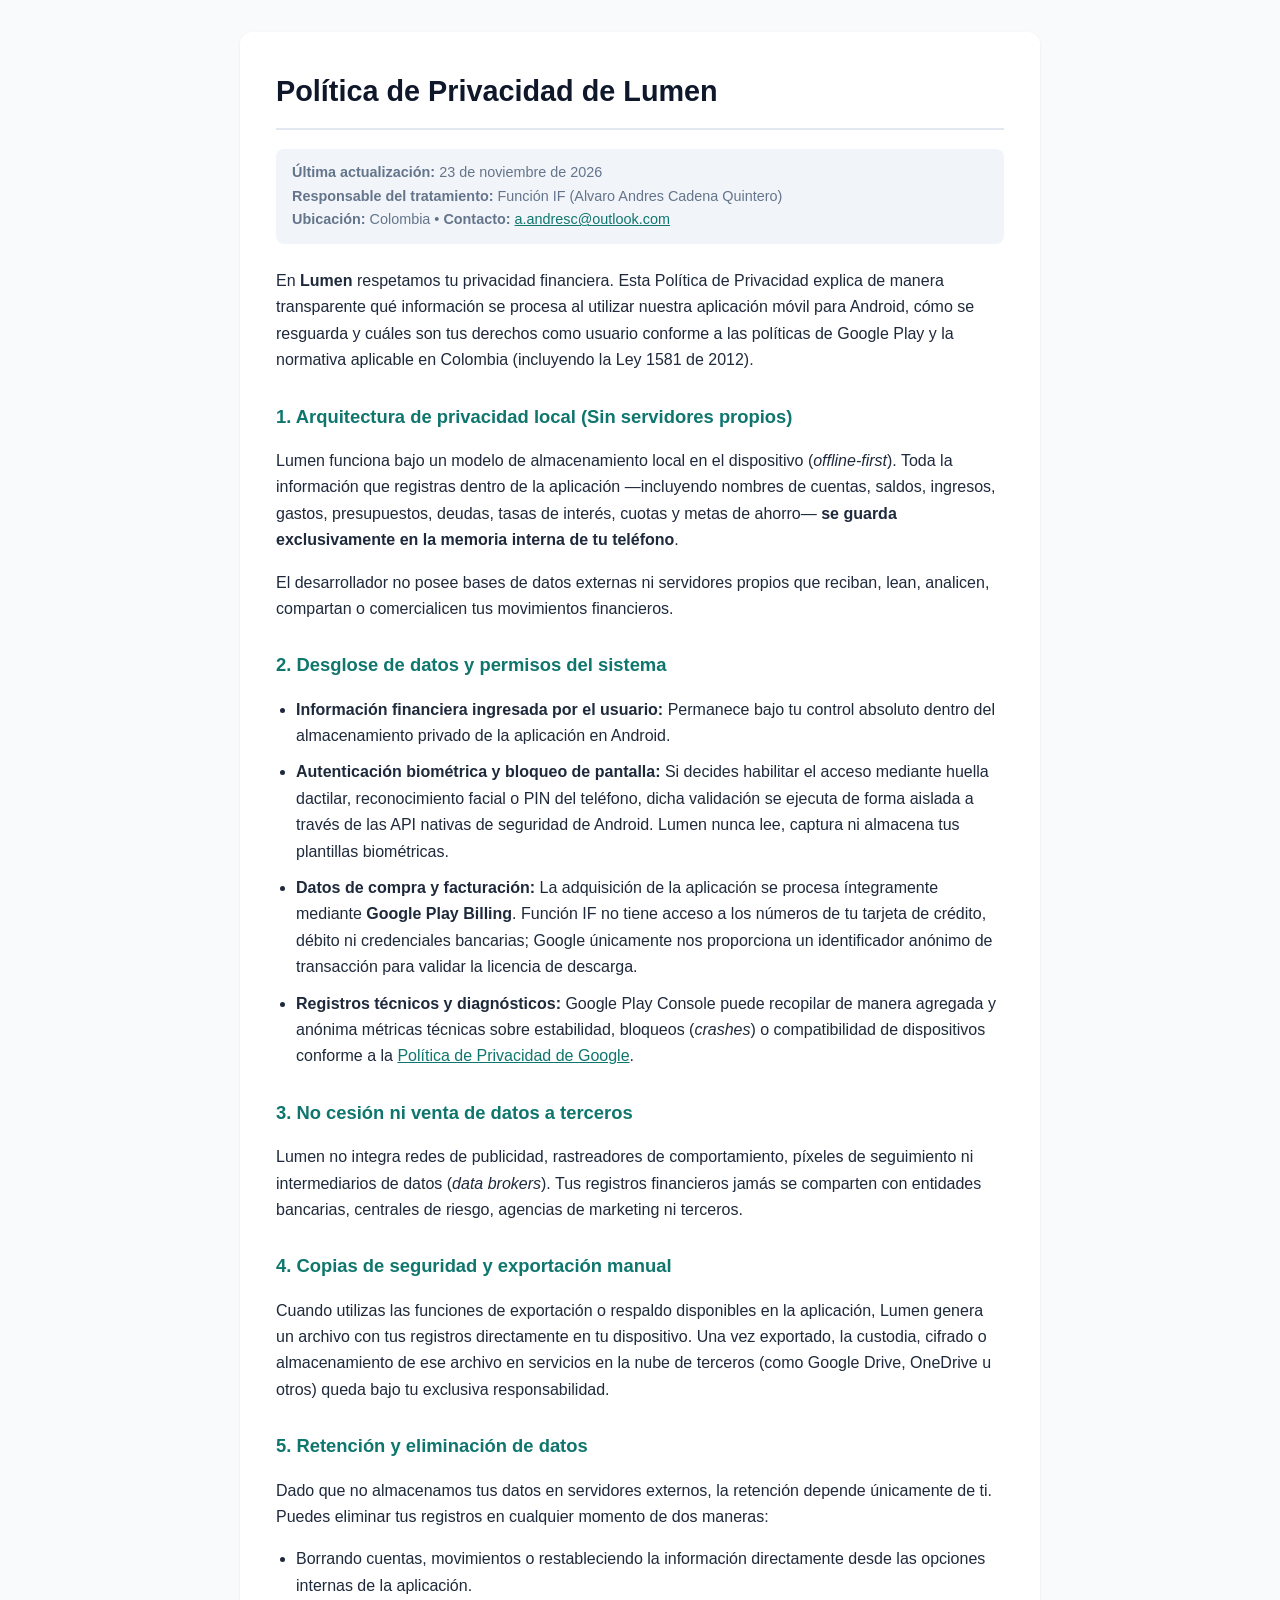
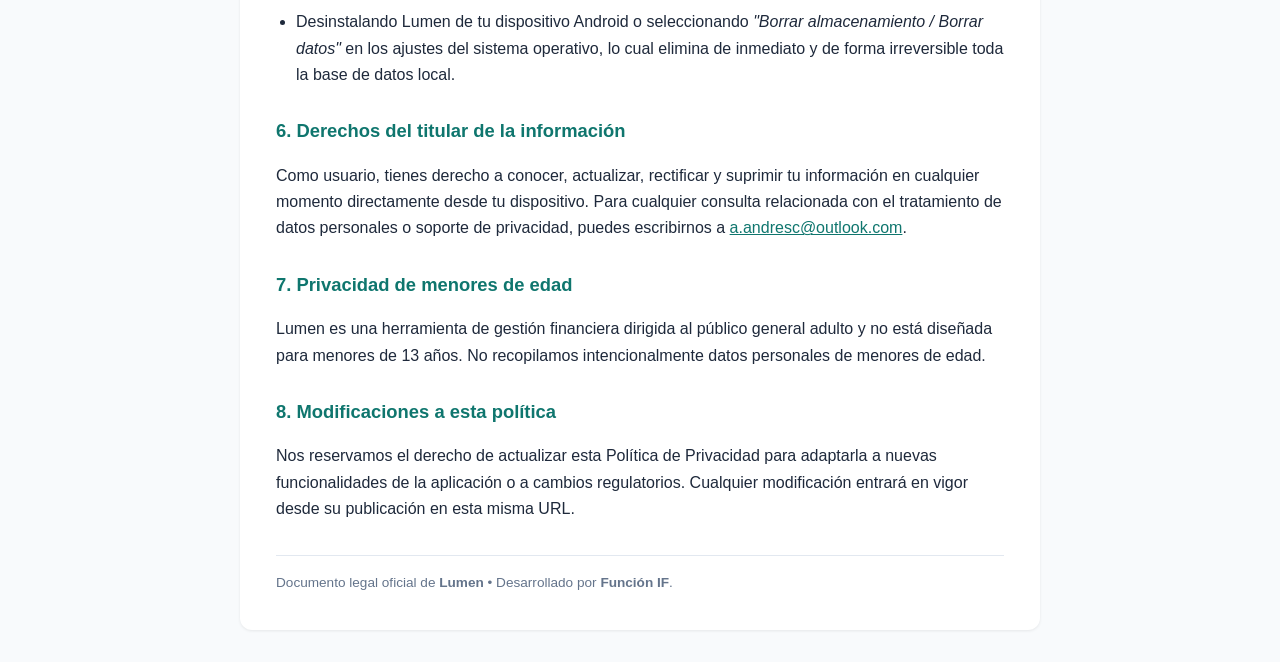
<file: privacidad.html>
<!DOCTYPE html>
<html lang="es">
<head>
  <meta charset="UTF-8">
  <meta name="viewport" content="width=device-width, initial-scale=1.0">
  <title>Política de Privacidad - Lumen</title>
  <link rel="icon" type="image/png" href="favicon.png">
  <style>
    body { font-family: -apple-system, BlinkMacSystemFont, "Segoe UI", Roboto, sans-serif; line-height: 1.65; color: #1e293b; max-width: 800px; margin: 0 auto; padding: 32px 20px; background: #f8fafc; }
    .card { background: #ffffff; padding: 36px; border-radius: 12px; box-shadow: 0 1px 3px rgba(0,0,0,0.08); }
    h1 { color: #0f172a; font-size: 1.8rem; margin-top: 0; border-bottom: 2px solid #e2e8f0; padding-bottom: 12px; }
    h2 { color: #0f766e; font-size: 1.15rem; margin-top: 28px; }
    .meta { color: #64748b; font-size: 0.9rem; margin-bottom: 24px; background: #f1f5f9; padding: 12px 16px; border-radius: 8px; }
    ul { padding-left: 20px; }
    li { margin-bottom: 10px; }
    a { color: #0f766e; font-weight: 500; }
    .footer { margin-top: 32px; padding-top: 16px; border-top: 1px solid #e2e8f0; font-size: 0.85rem; color: #64748b; }
  </style>
</head>
<body>
  <div class="card">
    <h1>Política de Privacidad de Lumen</h1>
    <div class="meta">
      <strong>Última actualización:</strong> 23 de noviembre de 2026<br>
      <strong>Responsable del tratamiento:</strong> Función IF (Alvaro Andres Cadena Quintero)<br>
      <strong>Ubicación:</strong> Colombia • <strong>Contacto:</strong> <a href="mailto:a.andresc@outlook.com">a.andresc@outlook.com</a>
    </div>

    <p>En <strong>Lumen</strong> respetamos tu privacidad financiera. Esta Política de Privacidad explica de manera transparente qué información se procesa al utilizar nuestra aplicación móvil para Android, cómo se resguarda y cuáles son tus derechos como usuario conforme a las políticas de Google Play y la normativa aplicable en Colombia (incluyendo la Ley 1581 de 2012).</p>

    <h2>1. Arquitectura de privacidad local (Sin servidores propios)</h2>
    <p>Lumen funciona bajo un modelo de almacenamiento local en el dispositivo (<em>offline-first</em>). Toda la información que registras dentro de la aplicación —incluyendo nombres de cuentas, saldos, ingresos, gastos, presupuestos, deudas, tasas de interés, cuotas y metas de ahorro— <strong>se guarda exclusivamente en la memoria interna de tu teléfono</strong>.</p>
    <p>El desarrollador no posee bases de datos externas ni servidores propios que reciban, lean, analicen, compartan o comercialicen tus movimientos financieros.</p>

    <h2>2. Desglose de datos y permisos del sistema</h2>
    <ul>
      <li><strong>Información financiera ingresada por el usuario:</strong> Permanece bajo tu control absoluto dentro del almacenamiento privado de la aplicación en Android.</li>
      <li><strong>Autenticación biométrica y bloqueo de pantalla:</strong> Si decides habilitar el acceso mediante huella dactilar, reconocimiento facial o PIN del teléfono, dicha validación se ejecuta de forma aislada a través de las API nativas de seguridad de Android. Lumen nunca lee, captura ni almacena tus plantillas biométricas.</li>
      <li><strong>Datos de compra y facturación:</strong> La adquisición de la aplicación se procesa íntegramente mediante <strong>Google Play Billing</strong>. Función IF no tiene acceso a los números de tu tarjeta de crédito, débito ni credenciales bancarias; Google únicamente nos proporciona un identificador anónimo de transacción para validar la licencia de descarga.</li>
      <li><strong>Registros técnicos y diagnósticos:</strong> Google Play Console puede recopilar de manera agregada y anónima métricas técnicas sobre estabilidad, bloqueos (<em>crashes</em>) o compatibilidad de dispositivos conforme a la <a href="https://policies.google.com/privacy" target="_blank" rel="noopener">Política de Privacidad de Google</a>.</li>
    </ul>

    <h2>3. No cesión ni venta de datos a terceros</h2>
    <p>Lumen no integra redes de publicidad, rastreadores de comportamiento, píxeles de seguimiento ni intermediarios de datos (<em>data brokers</em>). Tus registros financieros jamás se comparten con entidades bancarias, centrales de riesgo, agencias de marketing ni terceros.</p>

    <h2>4. Copias de seguridad y exportación manual</h2>
    <p>Cuando utilizas las funciones de exportación o respaldo disponibles en la aplicación, Lumen genera un archivo con tus registros directamente en tu dispositivo. Una vez exportado, la custodia, cifrado o almacenamiento de ese archivo en servicios en la nube de terceros (como Google Drive, OneDrive u otros) queda bajo tu exclusiva responsabilidad.</p>

    <h2>5. Retención y eliminación de datos</h2>
    <p>Dado que no almacenamos tus datos en servidores externos, la retención depende únicamente de ti. Puedes eliminar tus registros en cualquier momento de dos maneras:</p>
    <ul>
      <li>Borrando cuentas, movimientos o restableciendo la información directamente desde las opciones internas de la aplicación.</li>
      <li>Desinstalando Lumen de tu dispositivo Android o seleccionando <em>"Borrar almacenamiento / Borrar datos"</em> en los ajustes del sistema operativo, lo cual elimina de inmediato y de forma irreversible toda la base de datos local.</li>
    </ul>

    <h2>6. Derechos del titular de la información</h2>
    <p>Como usuario, tienes derecho a conocer, actualizar, rectificar y suprimir tu información en cualquier momento directamente desde tu dispositivo. Para cualquier consulta relacionada con el tratamiento de datos personales o soporte de privacidad, puedes escribirnos a <a href="mailto:a.andresc@outlook.com">a.andresc@outlook.com</a>.</p>

    <h2>7. Privacidad de menores de edad</h2>
    <p>Lumen es una herramienta de gestión financiera dirigida al público general adulto y no está diseñada para menores de 13 años. No recopilamos intencionalmente datos personales de menores de edad.</p>

    <h2>8. Modificaciones a esta política</h2>
    <p>Nos reservamos el derecho de actualizar esta Política de Privacidad para adaptarla a nuevas funcionalidades de la aplicación o a cambios regulatorios. Cualquier modificación entrará en vigor desde su publicación en esta misma URL.</p>

    <div class="footer">
      Documento legal oficial de <strong>Lumen</strong> • Desarrollado por <strong>Función IF</strong>.
    </div>
  </div>
</body>
</html>
</file>
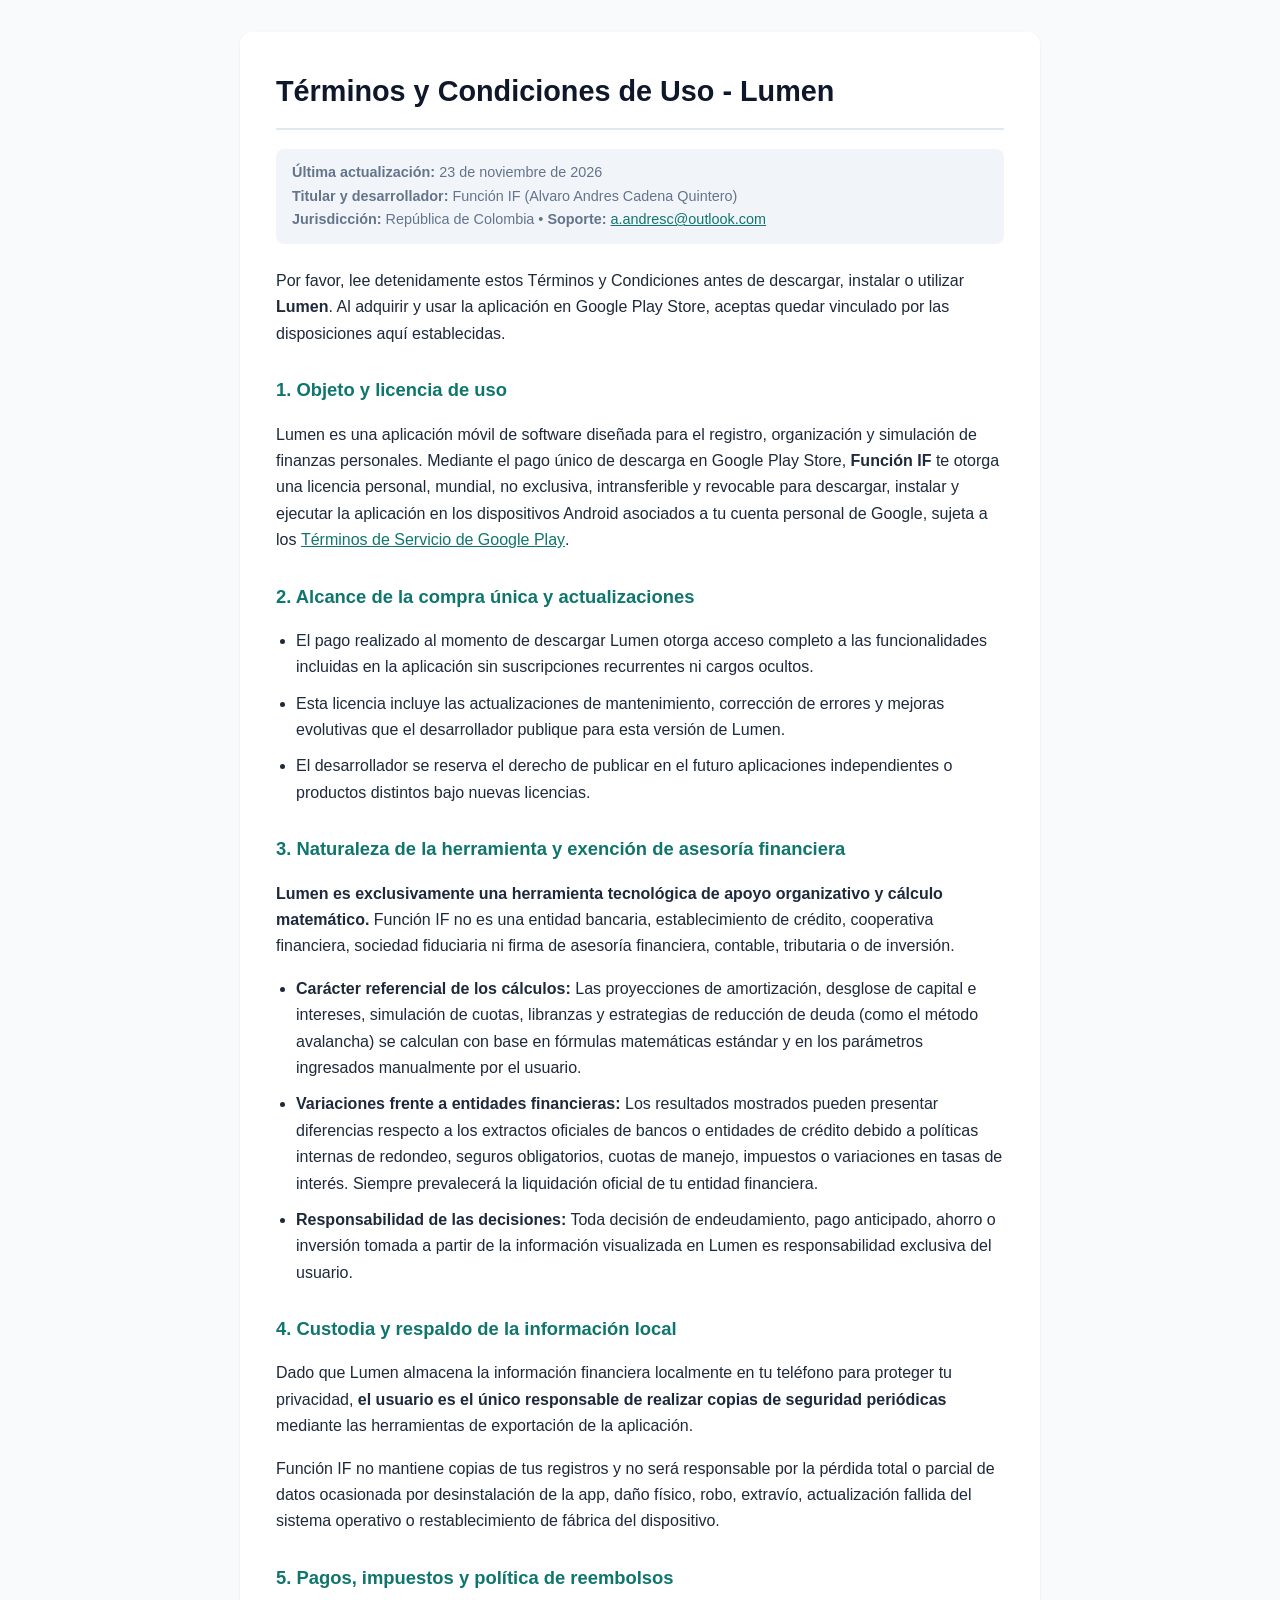
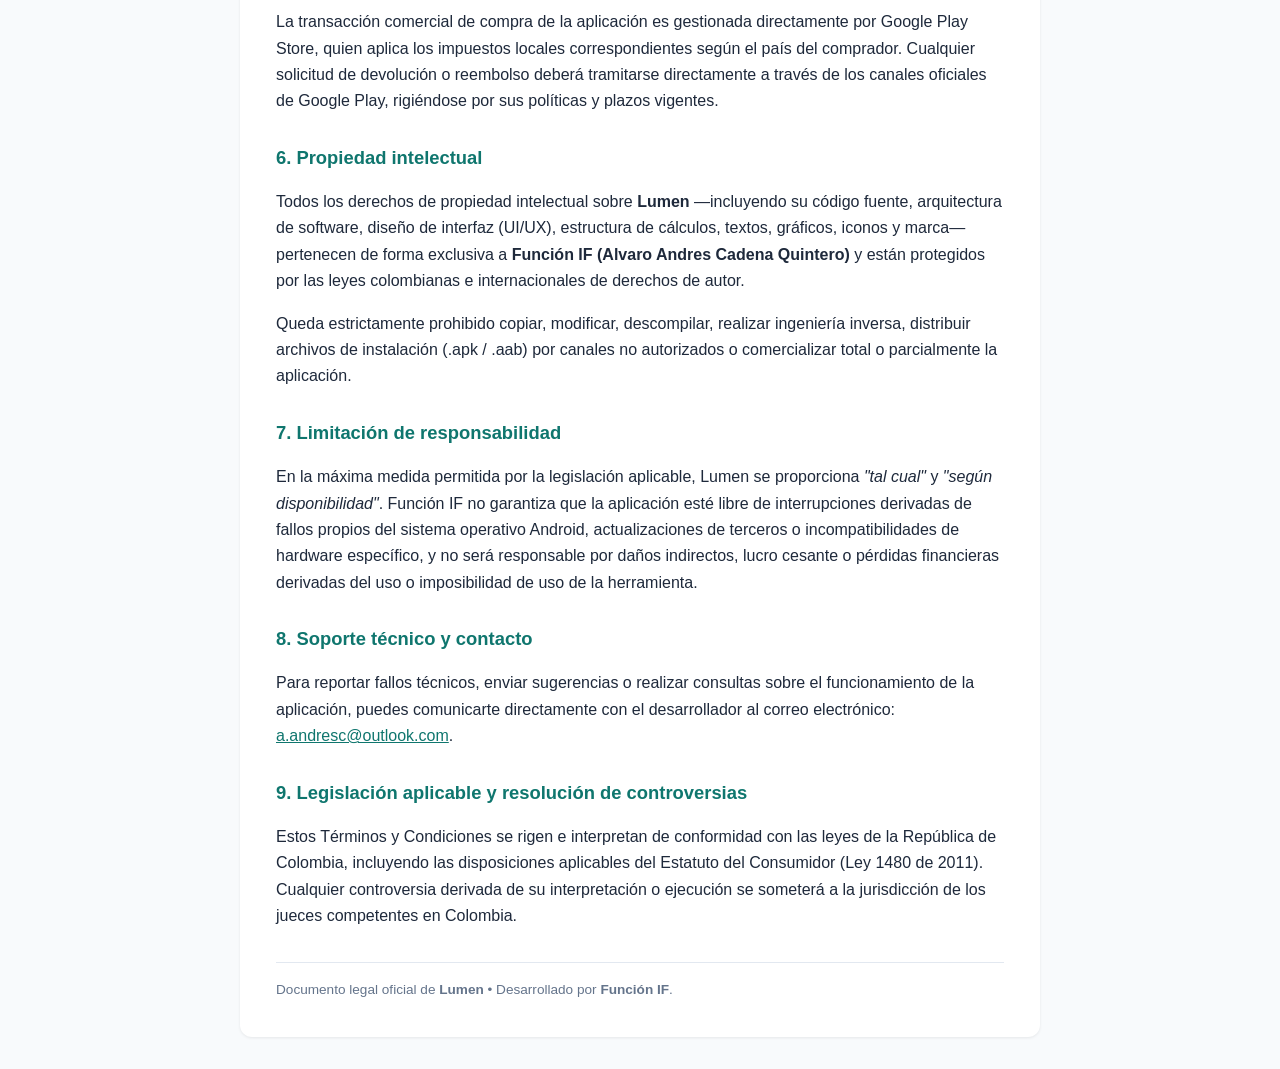
<file: terminos.html>
<!DOCTYPE html>
<html lang="es">
<head>
  <meta charset="UTF-8">
  <meta name="viewport" content="width=device-width, initial-scale=1.0">
  <title>Términos y Condiciones - Lumen</title>
  <link rel="icon" type="image/png" href="favicon.png">
  <style>
    body { font-family: -apple-system, BlinkMacSystemFont, "Segoe UI", Roboto, sans-serif; line-height: 1.65; color: #1e293b; max-width: 800px; margin: 0 auto; padding: 32px 20px; background: #f8fafc; }
    .card { background: #ffffff; padding: 36px; border-radius: 12px; box-shadow: 0 1px 3px rgba(0,0,0,0.08); }
    h1 { color: #0f172a; font-size: 1.8rem; margin-top: 0; border-bottom: 2px solid #e2e8f0; padding-bottom: 12px; }
    h2 { color: #0f766e; font-size: 1.15rem; margin-top: 28px; }
    .meta { color: #64748b; font-size: 0.9rem; margin-bottom: 24px; background: #f1f5f9; padding: 12px 16px; border-radius: 8px; }
    ul { padding-left: 20px; }
    li { margin-bottom: 10px; }
    a { color: #0f766e; font-weight: 500; }
    .footer { margin-top: 32px; padding-top: 16px; border-top: 1px solid #e2e8f0; font-size: 0.85rem; color: #64748b; }
  </style>
</head>
<body>
  <div class="card">
    <h1>Términos y Condiciones de Uso - Lumen</h1>
    <div class="meta">
      <strong>Última actualización:</strong> 23 de noviembre de 2026<br>
      <strong>Titular y desarrollador:</strong> Función IF (Alvaro Andres Cadena Quintero)<br>
      <strong>Jurisdicción:</strong> República de Colombia • <strong>Soporte:</strong> <a href="mailto:a.andresc@outlook.com">a.andresc@outlook.com</a>
    </div>

    <p>Por favor, lee detenidamente estos Términos y Condiciones antes de descargar, instalar o utilizar <strong>Lumen</strong>. Al adquirir y usar la aplicación en Google Play Store, aceptas quedar vinculado por las disposiciones aquí establecidas.</p>

    <h2>1. Objeto y licencia de uso</h2>
    <p>Lumen es una aplicación móvil de software diseñada para el registro, organización y simulación de finanzas personales. Mediante el pago único de descarga en Google Play Store, <strong>Función IF</strong> te otorga una licencia personal, mundial, no exclusiva, intransferible y revocable para descargar, instalar y ejecutar la aplicación en los dispositivos Android asociados a tu cuenta personal de Google, sujeta a los <a href="https://play.google.com/intl/es_co/about/play-terms/" target="_blank" rel="noopener">Términos de Servicio de Google Play</a>.</p>

    <h2>2. Alcance de la compra única y actualizaciones</h2>
    <ul>
      <li>El pago realizado al momento de descargar Lumen otorga acceso completo a las funcionalidades incluidas en la aplicación sin suscripciones recurrentes ni cargos ocultos.</li>
      <li>Esta licencia incluye las actualizaciones de mantenimiento, corrección de errores y mejoras evolutivas que el desarrollador publique para esta versión de Lumen.</li>
      <li>El desarrollador se reserva el derecho de publicar en el futuro aplicaciones independientes o productos distintos bajo nuevas licencias.</li>
    </ul>

    <h2>3. Naturaleza de la herramienta y exención de asesoría financiera</h2>
    <p><strong>Lumen es exclusivamente una herramienta tecnológica de apoyo organizativo y cálculo matemático.</strong> Función IF no es una entidad bancaria, establecimiento de crédito, cooperativa financiera, sociedad fiduciaria ni firma de asesoría financiera, contable, tributaria o de inversión.</p>
    <ul>
      <li><strong>Carácter referencial de los cálculos:</strong> Las proyecciones de amortización, desglose de capital e intereses, simulación de cuotas, libranzas y estrategias de reducción de deuda (como el método avalancha) se calculan con base en fórmulas matemáticas estándar y en los parámetros ingresados manualmente por el usuario.</li>
      <li><strong>Variaciones frente a entidades financieras:</strong> Los resultados mostrados pueden presentar diferencias respecto a los extractos oficiales de bancos o entidades de crédito debido a políticas internas de redondeo, seguros obligatorios, cuotas de manejo, impuestos o variaciones en tasas de interés. Siempre prevalecerá la liquidación oficial de tu entidad financiera.</li>
      <li><strong>Responsabilidad de las decisiones:</strong> Toda decisión de endeudamiento, pago anticipado, ahorro o inversión tomada a partir de la información visualizada en Lumen es responsabilidad exclusiva del usuario.</li>
    </ul>

    <h2>4. Custodia y respaldo de la información local</h2>
    <p>Dado que Lumen almacena la información financiera localmente en tu teléfono para proteger tu privacidad, <strong>el usuario es el único responsable de realizar copias de seguridad periódicas</strong> mediante las herramientas de exportación de la aplicación.</p>
    <p>Función IF no mantiene copias de tus registros y no será responsable por la pérdida total o parcial de datos ocasionada por desinstalación de la app, daño físico, robo, extravío, actualización fallida del sistema operativo o restablecimiento de fábrica del dispositivo.</p>

    <h2>5. Pagos, impuestos y política de reembolsos</h2>
    <p>La transacción comercial de compra de la aplicación es gestionada directamente por Google Play Store, quien aplica los impuestos locales correspondientes según el país del comprador. Cualquier solicitud de devolución o reembolso deberá tramitarse directamente a través de los canales oficiales de Google Play, rigiéndose por sus políticas y plazos vigentes.</p>

    <h2>6. Propiedad intelectual</h2>
    <p>Todos los derechos de propiedad intelectual sobre <strong>Lumen</strong> —incluyendo su código fuente, arquitectura de software, diseño de interfaz (UI/UX), estructura de cálculos, textos, gráficos, iconos y marca— pertenecen de forma exclusiva a <strong>Función IF (Alvaro Andres Cadena Quintero)</strong> y están protegidos por las leyes colombianas e internacionales de derechos de autor.</p>
    <p>Queda estrictamente prohibido copiar, modificar, descompilar, realizar ingeniería inversa, distribuir archivos de instalación (.apk / .aab) por canales no autorizados o comercializar total o parcialmente la aplicación.</p>

    <h2>7. Limitación de responsabilidad</h2>
    <p>En la máxima medida permitida por la legislación aplicable, Lumen se proporciona <em>"tal cual"</em> y <em>"según disponibilidad"</em>. Función IF no garantiza que la aplicación esté libre de interrupciones derivadas de fallos propios del sistema operativo Android, actualizaciones de terceros o incompatibilidades de hardware específico, y no será responsable por daños indirectos, lucro cesante o pérdidas financieras derivadas del uso o imposibilidad de uso de la herramienta.</p>

    <h2>8. Soporte técnico y contacto</h2>
    <p>Para reportar fallos técnicos, enviar sugerencias o realizar consultas sobre el funcionamiento de la aplicación, puedes comunicarte directamente con el desarrollador al correo electrónico: <a href="mailto:a.andresc@outlook.com">a.andresc@outlook.com</a>.</p>

    <h2>9. Legislación aplicable y resolución de controversias</h2>
    <p>Estos Términos y Condiciones se rigen e interpretan de conformidad con las leyes de la República de Colombia, incluyendo las disposiciones aplicables del Estatuto del Consumidor (Ley 1480 de 2011). Cualquier controversia derivada de su interpretación o ejecución se someterá a la jurisdicción de los jueces competentes en Colombia.</p>

    <div class="footer">
      Documento legal oficial de <strong>Lumen</strong> • Desarrollado por <strong>Función IF</strong>.
    </div>
  </div>
</body>
</html>
</file>
